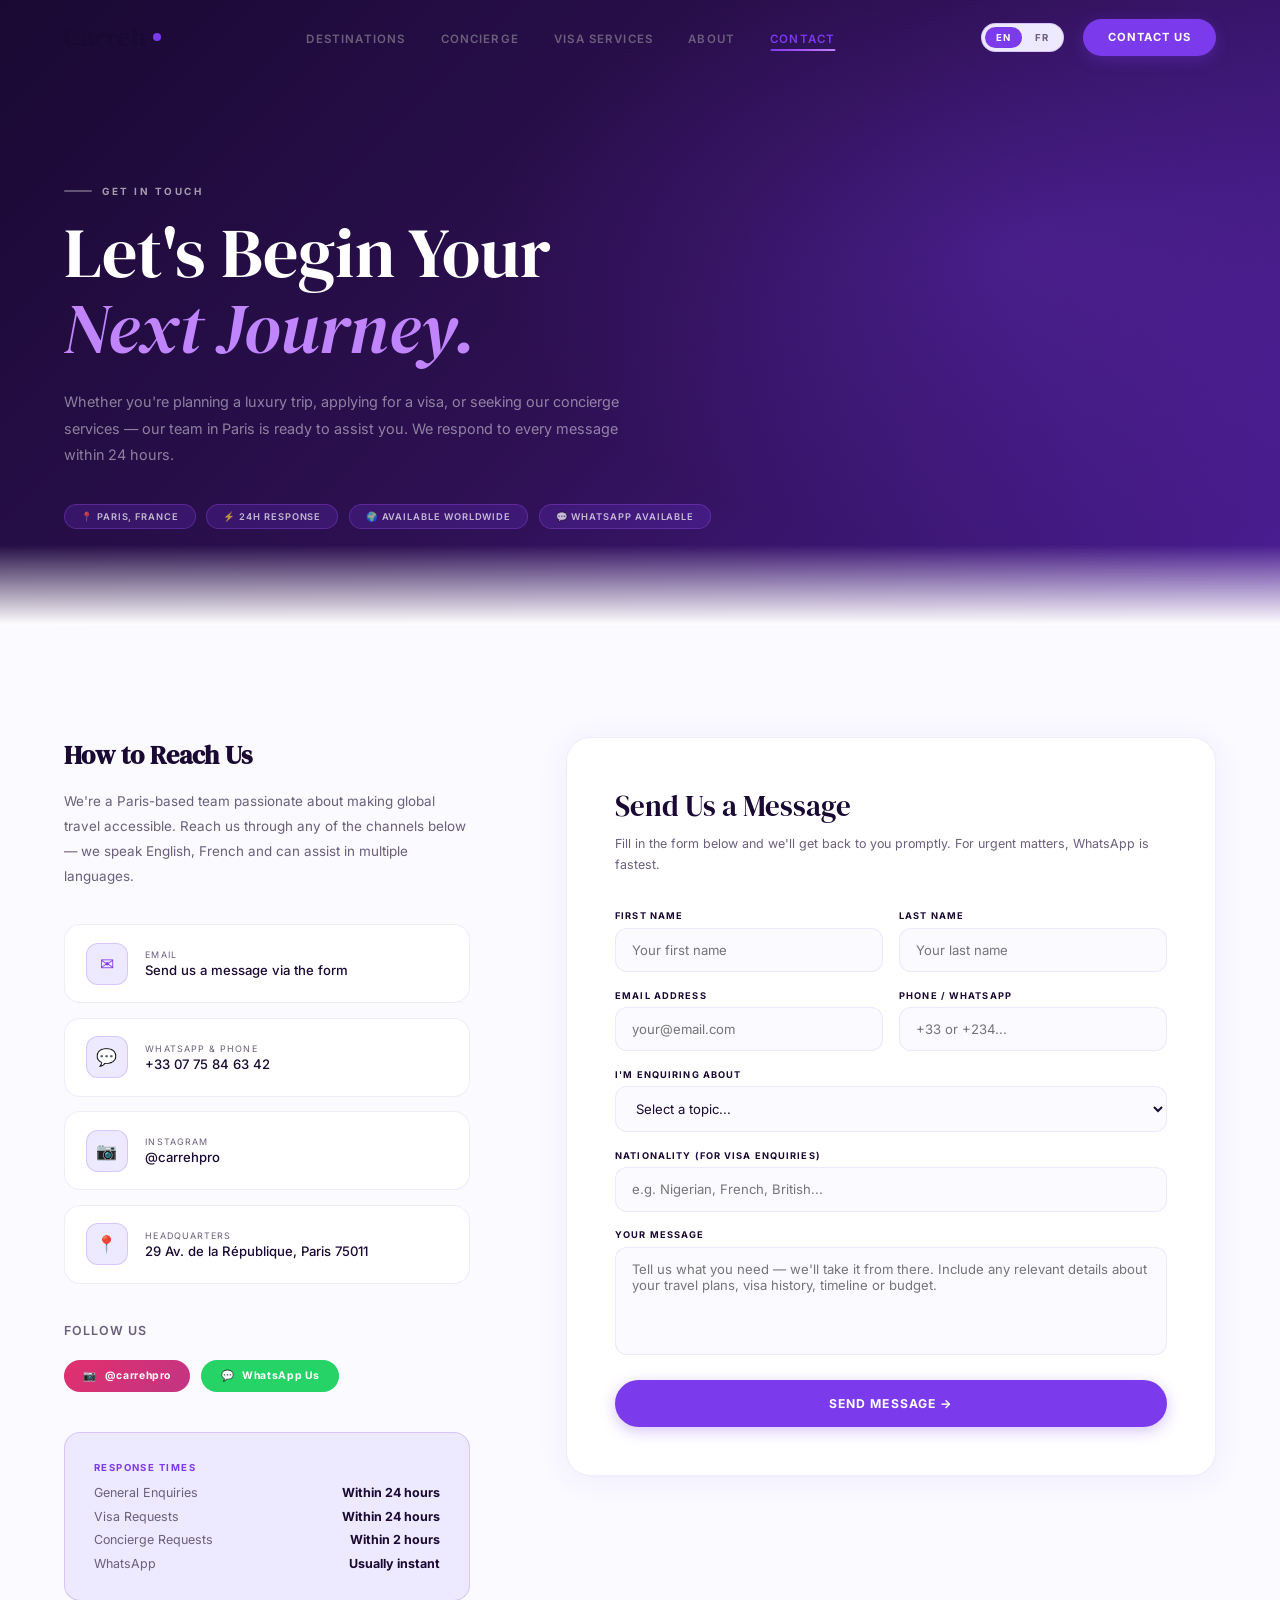
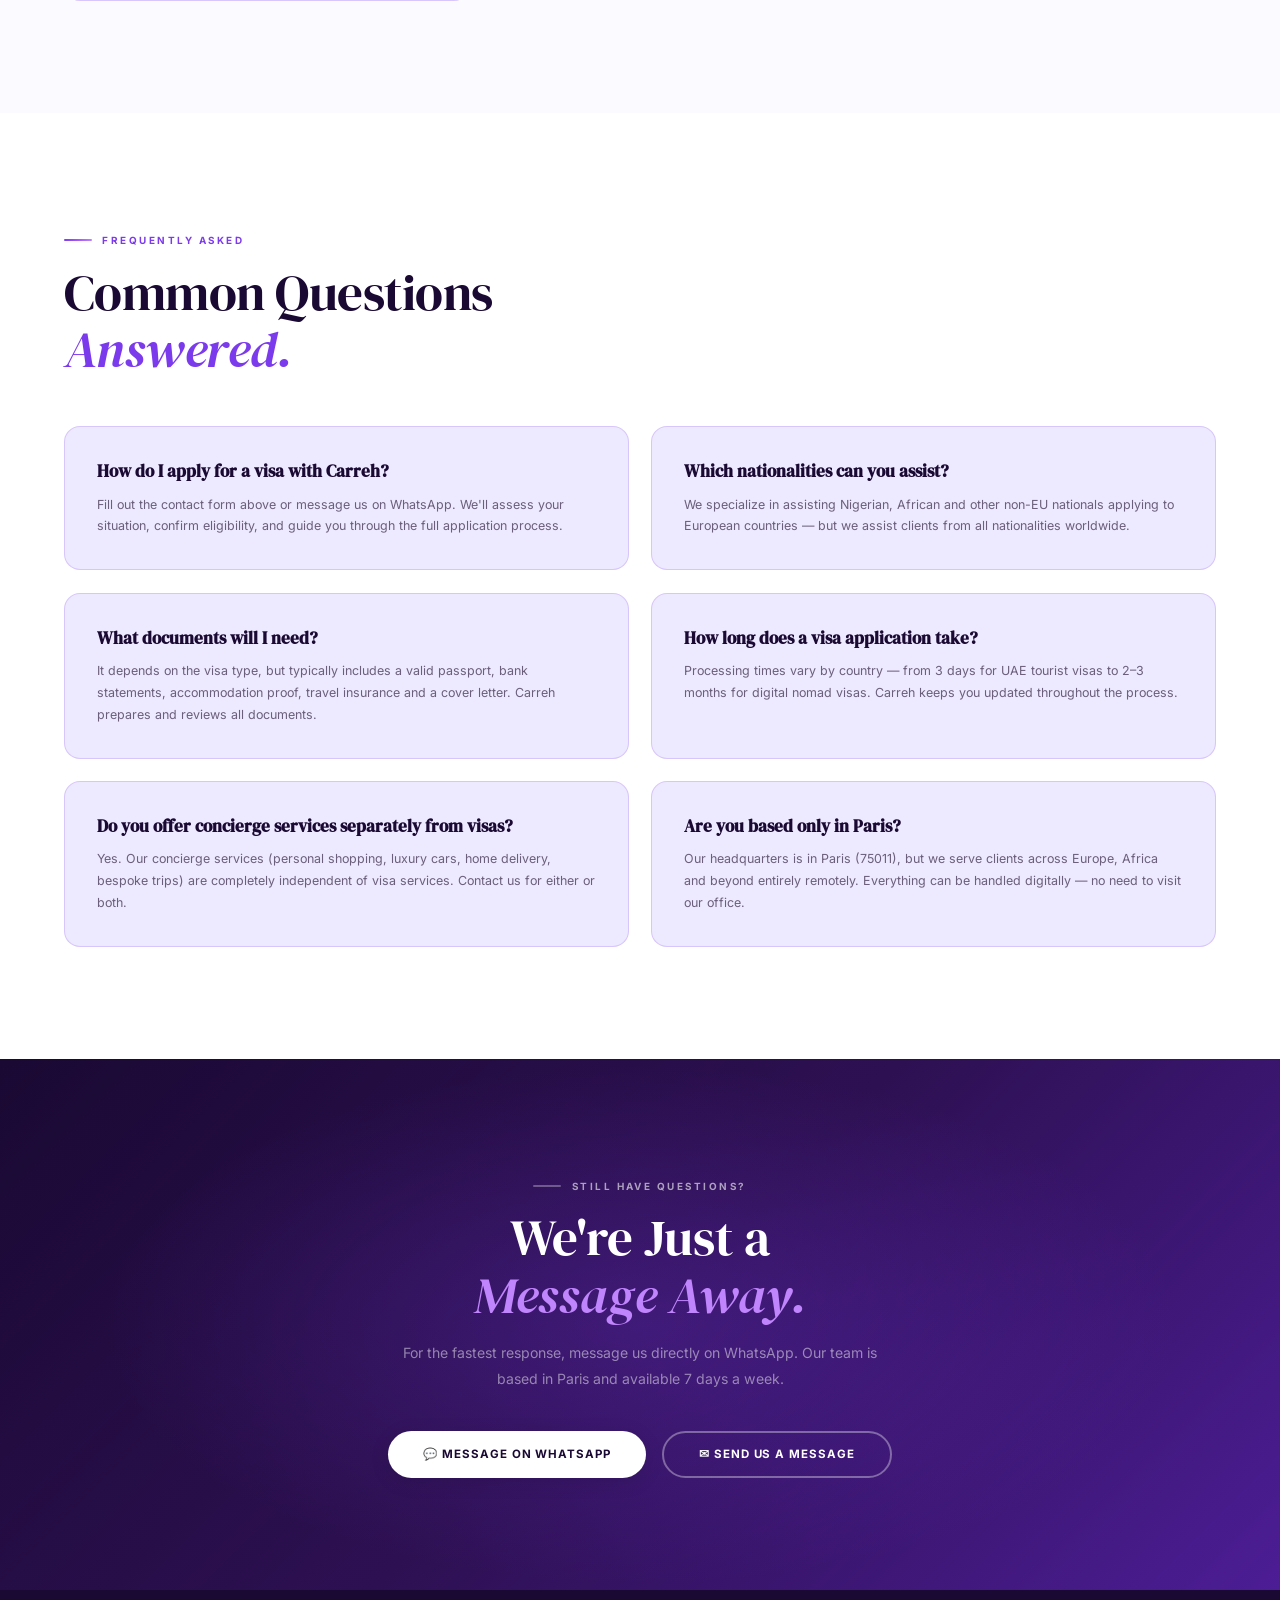
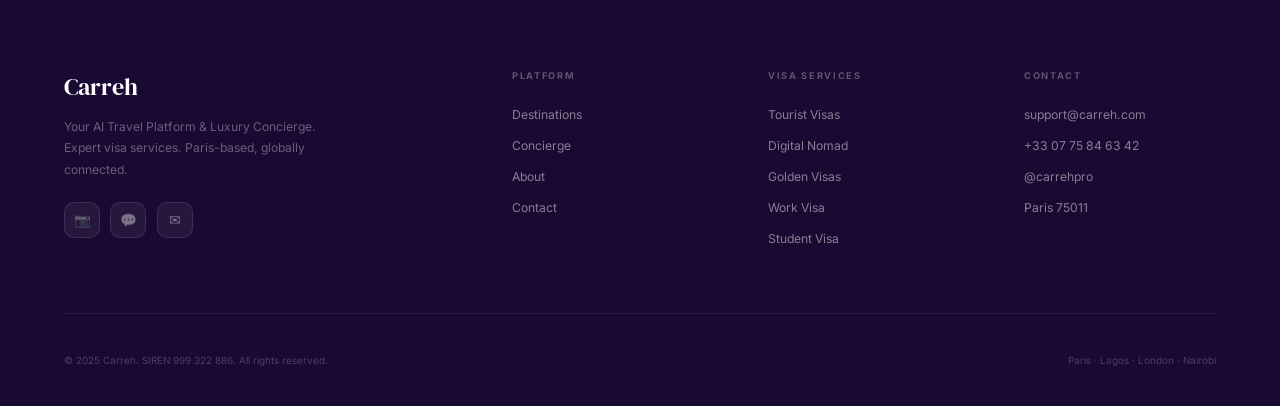
<file: contact.html>
<!DOCTYPE html>
<html lang="en">
<head>
<meta charset="UTF-8"/>
<meta name="viewport" content="width=device-width, initial-scale=1.0"/>
<meta name="description" content="Contact Carreh — Reach our team for travel planning, visa services, concierge enquiries or partnerships. Paris-based, always reachable."/>
<title>Contact — Carreh</title>
<link rel="preconnect" href="https://fonts.googleapis.com"/>
<link rel="preconnect" href="https://fonts.gstatic.com" crossorigin/>
<link href="https://fonts.googleapis.com/css2?family=DM+Serif+Display:ital@0;1&family=Inter:wght@300;400;500;600;700;800&display=swap" rel="stylesheet"/>
<link rel="stylesheet" href="styles.css"/>
</head>
<body>

<!-- NAV -->
<nav class="nav" id="mainNav">
  <a href="index.html" class="logo">Carreh<span class="logo-dot"></span></a>
  <ul class="nav-links">
    <li><a href="index.html#destinations">Destinations</a></li>
    <li><a href="index.html#concierge">Concierge</a></li>
    <li><a href="visas.html">Visa Services</a></li>
    <li><a href="index.html#about">About</a></li>
    <li><a href="contact.html" class="active">Contact</a></li>
  </ul>
  <div class="nav-r">
    <div class="lang-pill">
      <button class="lbtn active" id="btnEN" onclick="setLang('en')">EN</button>
      <button class="lbtn" id="btnFR" onclick="setLang('fr')">FR</button>
    </div>
    <a href="contact.html" class="nav-cta">Contact Us</a>
  </div>
</nav>

<!-- PAGE HERO -->
<section class="page-hero">
  <div class="ph-inner">
    <div class="eyebrow wh">Get In Touch</div>
    <h1>Let's Begin Your<br/><em>Next Journey.</em></h1>
    <p>Whether you're planning a luxury trip, applying for a visa, or seeking our concierge services — our team in Paris is ready to assist you. We respond to every message within 24 hours.</p>
    <div class="hero-tags">
      <span class="htag">📍 Paris, France</span>
      <span class="htag">⚡ 24h Response</span>
      <span class="htag">🌍 Available Worldwide</span>
      <span class="htag">💬 WhatsApp Available</span>
    </div>
  </div>
</section>

<!-- CONTACT MAIN -->
<section class="section" style="background:var(--off);">
  <div class="contact-layout">

    <!-- LEFT — Contact Info -->
    <div class="ci reveal">
      <h3>How to Reach Us</h3>
      <p>We're a Paris-based team passionate about making global travel accessible. Reach us through any of the channels below — we speak English, French and can assist in multiple languages.</p>

      <div class="c-links">
        <a href="#contactForm" class="c-link" onclick="document.querySelector('.cf-box').scrollIntoView({behavior:'smooth'});return false;">
          <div class="c-ico">✉</div>
          <div>
            <div class="c-lbl">Email</div>
            <div class="c-val">Send us a message via the form</div>
          </div>
        </a>
        <a href="https://wa.me/330775846342" target="_blank" class="c-link">
          <div class="c-ico">💬</div>
          <div>
            <div class="c-lbl">WhatsApp &amp; Phone</div>
            <div class="c-val">+33 07 75 84 63 42</div>
          </div>
        </a>
        <a href="https://instagram.com/carrehpro" target="_blank" class="c-link">
          <div class="c-ico">📷</div>
          <div>
            <div class="c-lbl">Instagram</div>
            <div class="c-val">@carrehpro</div>
          </div>
        </a>
        <div class="c-link" style="cursor:default;">
          <div class="c-ico">📍</div>
          <div>
            <div class="c-lbl">Headquarters</div>
            <div class="c-val">29 Av. de la République, Paris 75011</div>
          </div>
        </div>
      </div>

      <p style="font-size:.78rem;color:var(--muted);margin-bottom:1.1rem;font-weight:600;letter-spacing:.08em;text-transform:uppercase;">Follow Us</p>
      <div class="soc-row">
        <a href="https://instagram.com/carrehpro" target="_blank" class="soc-btn ig">
          <span>📷</span> @carrehpro
        </a>
        <a href="https://wa.me/330775846342" target="_blank" class="soc-btn wa">
          <span>💬</span> WhatsApp Us
        </a>
      </div>

      <div style="margin-top:2.5rem;padding:1.8rem;background:var(--lavender2);border:1px solid var(--border-p);border-radius:var(--radius);">
        <div style="font-size:.6rem;font-weight:700;letter-spacing:.15em;text-transform:uppercase;color:var(--purple);margin-bottom:.75rem;">Response Times</div>
        <div style="display:flex;flex-direction:column;gap:.55rem;">
          <div style="display:flex;justify-content:space-between;font-size:.78rem;"><span style="color:var(--muted);">General Enquiries</span><strong style="color:var(--deep);">Within 24 hours</strong></div>
          <div style="display:flex;justify-content:space-between;font-size:.78rem;"><span style="color:var(--muted);">Visa Requests</span><strong style="color:var(--deep);">Within 24 hours</strong></div>
          <div style="display:flex;justify-content:space-between;font-size:.78rem;"><span style="color:var(--muted);">Concierge Requests</span><strong style="color:var(--deep);">Within 2 hours</strong></div>
          <div style="display:flex;justify-content:space-between;font-size:.78rem;"><span style="color:var(--muted);">WhatsApp</span><strong style="color:var(--deep);">Usually instant</strong></div>
        </div>
      </div>
    </div>

    <!-- RIGHT — Contact Form -->
    <div class="cf-box reveal">
      <div class="cf-title" data-en="Send Us a Message" data-fr="Envoyez-Nous un Message">Send Us a Message</div>
      <div class="cf-sub" data-en="Fill in the form below and we'll get back to you promptly. For urgent matters, WhatsApp is fastest." data-fr="Remplissez le formulaire ci-dessous et nous vous répondrons rapidement. Pour les urgences, WhatsApp est le plus rapide.">Fill in the form below and we'll get back to you promptly. For urgent matters, WhatsApp is fastest.</div>

      <form id="contactForm" name="contact" method="POST" data-netlify="true" netlify-honeypot="bot-field" onsubmit="return submitContact(event)">
        <input type="hidden" name="form-name" value="contact"/>
        <p class="hidden" style="display:none;"><label>Don't fill this out: <input name="bot-field"/></label></p>
        <div class="frow">
          <div class="fg">
            <label data-en="First Name" data-fr="Prénom">First Name</label>
            <input type="text" name="firstName" placeholder="Your first name" data-en-ph="Your first name" data-fr-ph="Votre prénom" required/>
          </div>
          <div class="fg">
            <label data-en="Last Name" data-fr="Nom">Last Name</label>
            <input type="text" name="lastName" placeholder="Your last name" data-en-ph="Your last name" data-fr-ph="Votre nom" required/>
          </div>
        </div>
        <div class="frow">
          <div class="fg">
            <label data-en="Email Address" data-fr="Adresse Email">Email Address</label>
            <input type="email" name="email" placeholder="your@email.com" required/>
          </div>
          <div class="fg">
            <label data-en="Phone / WhatsApp" data-fr="Téléphone / WhatsApp">Phone / WhatsApp</label>
            <input type="tel" name="phone" placeholder="+33 or +234..."/>
          </div>
        </div>
        <div class="fg">
          <label data-en="I'm Enquiring About" data-fr="Je Me Renseigne Sur">I'm Enquiring About</label>
          <select name="subject" required>
            <option value="">Select a topic...</option>
            <option value="General Enquiry — Travel Platform">General Enquiry — Travel Platform</option>
            <option value="Visa Services — Tourist">Visa Services — Tourist Visa</option>
            <option value="Visa Services — Digital Nomad">Visa Services — Digital Nomad Visa</option>
            <option value="Visa Services — Golden Visa">Visa Services — Golden Visa</option>
            <option value="Visa Services — Work Permit">Visa Services — Work Permit</option>
            <option value="Visa Services — Student Visa">Visa Services — Student Visa</option>
            <option value="Visa Services — Family Reunification">Visa Services — Family Reunification</option>
            <option value="Concierge — Personal Shopping">Concierge — Personal Shopping Paris</option>
            <option value="Concierge — Home Delivery">Concierge — Luxury Home Delivery</option>
            <option value="Concierge — Luxury Car Rental">Concierge — Luxury Car Rental</option>
            <option value="Concierge — Bespoke Trip">Concierge — Bespoke Trip Planning</option>
            <option value="Partnership / Affiliate">Partnership / Affiliate</option>
            <option value="Investor Enquiry">Investor Enquiry</option>
            <option value="Press / Media">Press / Media</option>
            <option value="Other">Other</option>
          </select>
        </div>
        <div class="fg">
          <label data-en="Nationality" data-fr="Nationalité">Nationality (for visa enquiries)</label>
          <input type="text" name="nationality" placeholder="e.g. Nigerian, French, British..."/>
        </div>
        <div class="fg">
          <label data-en="Your Message" data-fr="Votre Message">Your Message</label>
          <textarea name="message" rows="5" placeholder="Tell us what you need — we'll take it from there. Include any relevant details about your travel plans, visa history, timeline or budget." data-en-ph="Tell us what you need — we'll take it from there." data-fr-ph="Dites-nous ce dont vous avez besoin." required></textarea>
        </div>
        <button type="submit" class="fsub" data-en="Send Message →" data-fr="Envoyer →">Send Message →</button>
      </form>

      <div class="form-ok" id="contactOk">
        <div class="ok-ico">✅</div>
        <h4>Message Sent!</h4>
        <p>Thank you for reaching out! Your message has been received and our team will get back to you within 24 hours. You can also reach us directly on WhatsApp for faster response.</p>
        <div style="margin-top:1.5rem;">
          <a href="https://wa.me/330775846342" target="_blank" class="btn btn-purple">Continue on WhatsApp →</a>
        </div>
      </div>
    </div>

  </div>
</section>

<!-- FAQ SECTION -->
<section class="section">
  <div class="eyebrow reveal">Frequently Asked</div>
  <h2 class="disp reveal" style="margin-bottom:3rem;">Common Questions<br/><em>Answered.</em></h2>
  <div style="display:grid;grid-template-columns:1fr 1fr;gap:1.4rem;" class="reveal">
    <div style="background:var(--lavender2);border:1px solid var(--border-p);border-radius:var(--radius);padding:2rem;">
      <h4 style="font-family:'DM Serif Display',serif;font-size:1.08rem;color:var(--deep);margin-bottom:.65rem;">How do I apply for a visa with Carreh?</h4>
      <p style="font-size:.78rem;color:var(--muted);line-height:1.75;">Fill out the contact form above or message us on WhatsApp. We'll assess your situation, confirm eligibility, and guide you through the full application process.</p>
    </div>
    <div style="background:var(--lavender2);border:1px solid var(--border-p);border-radius:var(--radius);padding:2rem;">
      <h4 style="font-family:'DM Serif Display',serif;font-size:1.08rem;color:var(--deep);margin-bottom:.65rem;">Which nationalities can you assist?</h4>
      <p style="font-size:.78rem;color:var(--muted);line-height:1.75;">We specialize in assisting Nigerian, African and other non-EU nationals applying to European countries — but we assist clients from all nationalities worldwide.</p>
    </div>
    <div style="background:var(--lavender2);border:1px solid var(--border-p);border-radius:var(--radius);padding:2rem;">
      <h4 style="font-family:'DM Serif Display',serif;font-size:1.08rem;color:var(--deep);margin-bottom:.65rem;">What documents will I need?</h4>
      <p style="font-size:.78rem;color:var(--muted);line-height:1.75;">It depends on the visa type, but typically includes a valid passport, bank statements, accommodation proof, travel insurance and a cover letter. Carreh prepares and reviews all documents.</p>
    </div>
    <div style="background:var(--lavender2);border:1px solid var(--border-p);border-radius:var(--radius);padding:2rem;">
      <h4 style="font-family:'DM Serif Display',serif;font-size:1.08rem;color:var(--deep);margin-bottom:.65rem;">How long does a visa application take?</h4>
      <p style="font-size:.78rem;color:var(--muted);line-height:1.75;">Processing times vary by country — from 3 days for UAE tourist visas to 2–3 months for digital nomad visas. Carreh keeps you updated throughout the process.</p>
    </div>
    <div style="background:var(--lavender2);border:1px solid var(--border-p);border-radius:var(--radius);padding:2rem;">
      <h4 style="font-family:'DM Serif Display',serif;font-size:1.08rem;color:var(--deep);margin-bottom:.65rem;">Do you offer concierge services separately from visas?</h4>
      <p style="font-size:.78rem;color:var(--muted);line-height:1.75;">Yes. Our concierge services (personal shopping, luxury cars, home delivery, bespoke trips) are completely independent of visa services. Contact us for either or both.</p>
    </div>
    <div style="background:var(--lavender2);border:1px solid var(--border-p);border-radius:var(--radius);padding:2rem;">
      <h4 style="font-family:'DM Serif Display',serif;font-size:1.08rem;color:var(--deep);margin-bottom:.65rem;">Are you based only in Paris?</h4>
      <p style="font-size:.78rem;color:var(--muted);line-height:1.75;">Our headquarters is in Paris (75011), but we serve clients across Europe, Africa and beyond entirely remotely. Everything can be handled digitally — no need to visit our office.</p>
    </div>
  </div>
</section>

<!-- CTA -->
<section class="cta-sec">
  <div class="eyebrow wh reveal">Still Have Questions?</div>
  <h2 class="reveal">We're Just a<br/><em>Message Away.</em></h2>
  <p class="reveal">For the fastest response, message us directly on WhatsApp. Our team is based in Paris and available 7 days a week.</p>
  <div class="cta-row reveal">
    <a href="https://wa.me/330775846342" target="_blank" class="btn btn-white">💬 Message on WhatsApp</a>
    <a href="#contactForm" class="btn btn-outline-wh" onclick="document.getElementById('contactForm').scrollIntoView({behavior:'smooth'});return false;">✉ Send Us a Message</a>
  </div>
</section>

<!-- FOOTER -->
<footer>
  <div class="ft">
    <div>
      <a href="index.html" class="flogo">Carreh</a>
      <p class="ftag">Your AI Travel Platform &amp; Luxury Concierge. Expert visa services. Paris-based, globally connected.</p>
      <div class="fsoc">
        <a href="https://instagram.com/carrehpro" target="_blank" class="fsoc-a">📷</a>
        <a href="https://wa.me/330775846342" target="_blank" class="fsoc-a">💬</a>
        <a href="mailto:support@carreh.com" class="fsoc-a">✉</a>
      </div>
    </div>
    <div class="fc"><h4>Platform</h4><ul><li><a href="index.html#destinations">Destinations</a></li><li><a href="index.html#concierge">Concierge</a></li><li><a href="index.html#about">About</a></li><li><a href="contact.html">Contact</a></li></ul></div>
    <div class="fc"><h4>Visa Services</h4><ul><li><a href="visas.html#tourist">Tourist Visas</a></li><li><a href="visas.html#nomad">Digital Nomad</a></li><li><a href="visas.html#golden">Golden Visas</a></li><li><a href="visas.html#work">Work Visa</a></li><li><a href="visas.html#student">Student Visa</a></li></ul></div>
    <div class="fc"><h4>Contact</h4><ul><li><a href="mailto:support@carreh.com">support@carreh.com</a></li><li><a href="https://wa.me/330775846342">+33 07 75 84 63 42</a></li><li><a href="https://instagram.com/carrehpro">@carrehpro</a></li><li><a href="#">Paris 75011</a></li></ul></div>
  </div>
  <div class="fb">
    <span class="fb-copy">© 2025 Carreh. SIREN 999 322 886. All rights reserved.</span>
    <span class="fb-copy">Paris · Lagos · London · Nairobi</span>
  </div>
</footer>

<script src="main.js"></script>
</body>
</html>
</file>
<file: styles.css>
/* ═══════════════════════════════════════════
   CARREH — Purple & White Premium Design System
   ═══════════════════════════════════════════ */
@import url('https://fonts.googleapis.com/css2?family=DM+Serif+Display:ital@0;1&family=Inter:wght@300;400;500;600;700;800&display=swap');
*,*::before,*::after{box-sizing:border-box;margin:0;padding:0;}
:root{
  --white:#FFFFFF;--off:#FAFAFF;--pale:#F3EEFF;
  --deep:#1A0933;--deep2:#2D1052;
  --purple:#7C3AED;--purple2:#6D28D9;--purple-lt:#A78BFA;
  --lavender:#DDD6FE;--lavender2:#EDE9FE;
  --violet:#8B5CF6;--fuchsia:#C084FC;
  --text:#1A0933;--muted:#6B5F7B;
  --border:rgba(124,58,237,0.1);--border-p:rgba(124,58,237,0.2);
  --sh:0 4px 30px rgba(124,58,237,0.08);
  --sh-lg:0 12px 50px rgba(124,58,237,0.12);
  --sh-xl:0 24px 80px rgba(26,9,51,0.18);
  --grad:linear-gradient(135deg,#7C3AED 0%,#A855F7 50%,#C084FC 100%);
  --grad-dark:linear-gradient(135deg,#1A0933 0%,#2D1052 50%,#4C1D95 100%);
  --radius:16px;
  --radius-lg:24px;
}
html{scroll-behavior:smooth;}
body{background:var(--white);color:var(--text);font-family:'Inter',sans-serif;font-weight:400;overflow-x:hidden;-webkit-font-smoothing:antialiased;}

/* ═══ NAV ═══ */
.nav{position:fixed;top:0;left:0;right:0;z-index:600;display:flex;justify-content:space-between;align-items:center;padding:1.2rem 4rem;transition:all .4s;}
.nav.scrolled{background:rgba(255,255,255,.95);backdrop-filter:blur(24px);box-shadow:0 1px 20px rgba(124,58,237,.08);padding:.85rem 4rem;}
.logo{font-family:'DM Serif Display',serif;font-weight:400;font-size:1.65rem;letter-spacing:.02em;color:var(--deep);text-decoration:none;display:flex;align-items:center;gap:.4rem;}
.logo.wh{color:#fff;}
.logo-dot{width:8px;height:8px;background:var(--purple);border-radius:50%;display:inline-block;animation:pulse 2s ease infinite;}
@keyframes pulse{0%,100%{opacity:1;box-shadow:0 0 0 0 rgba(124,58,237,.4);}50%{opacity:.8;box-shadow:0 0 0 8px rgba(124,58,237,0);}}
.nav-links{display:flex;gap:2.2rem;list-style:none;}
.nav-links a{text-decoration:none;color:var(--muted);font-size:.72rem;font-weight:600;letter-spacing:.1em;text-transform:uppercase;transition:color .25s;position:relative;padding-bottom:.3rem;}
.nav-links a::after{content:'';position:absolute;bottom:0;left:50%;width:0;height:2px;background:var(--grad);border-radius:2px;transition:all .3s;transform:translateX(-50%);}
.nav-links a:hover{color:var(--purple);}
.nav-links a:hover::after,.nav-links a.active::after{width:100%;}
.nav-links a.active{color:var(--purple);}
.nav-r{display:flex;align-items:center;gap:1.2rem;}
.lang-pill{display:flex;align-items:center;background:var(--lavender2);border:1px solid var(--border-p);border-radius:100px;padding:3px;gap:2px;}
.lbtn{font-family:'Inter',sans-serif;font-size:.6rem;font-weight:700;letter-spacing:.07em;padding:.3rem .7rem;border:none;background:transparent;color:var(--muted);cursor:pointer;border-radius:100px;transition:all .22s;}
.lbtn.active{background:var(--purple);color:#fff;}
.nav-cta{font-family:'Inter',sans-serif;font-size:.7rem;font-weight:700;letter-spacing:.08em;text-transform:uppercase;padding:.7rem 1.6rem;background:var(--purple);color:#fff;text-decoration:none;border-radius:100px;transition:all .3s;box-shadow:0 4px 15px rgba(124,58,237,.3);}
.nav-cta:hover{background:var(--deep);transform:translateY(-2px);box-shadow:0 6px 20px rgba(26,9,51,.3);}

/* ═══ UTILS ═══ */
.section{padding:7rem 4rem;}.section-sm{padding:5rem 4rem;}
.eyebrow{font-family:'Inter',sans-serif;font-size:.62rem;font-weight:700;letter-spacing:.25em;text-transform:uppercase;color:var(--purple);display:inline-flex;align-items:center;gap:.65rem;margin-bottom:1.1rem;}
.eyebrow::before{content:'';width:28px;height:2px;background:var(--grad);border-radius:2px;}
.eyebrow.wh{color:rgba(255,255,255,.6);}
.eyebrow.wh::before{background:rgba(255,255,255,.3);}
h2.disp{font-family:'DM Serif Display',serif;font-size:clamp(2.2rem,4vw,3.4rem);font-weight:400;line-height:1.12;letter-spacing:-.01em;color:var(--deep);}
h2.disp em{font-style:italic;color:var(--purple);}
h2.disp.wh{color:#fff;}
h2.disp.wh em{color:var(--fuchsia);}
.reveal{opacity:0;transform:translateY(30px);transition:opacity .7s ease,transform .7s ease;}
.reveal.visible{opacity:1;transform:translateY(0);}
.btn{display:inline-flex;align-items:center;gap:.55rem;font-family:'Inter',sans-serif;font-size:.72rem;font-weight:700;letter-spacing:.08em;text-transform:uppercase;padding:.9rem 2.2rem;text-decoration:none;border-radius:100px;border:none;cursor:pointer;transition:all .3s;}
.btn-purple{background:var(--purple);color:#fff;box-shadow:0 4px 20px rgba(124,58,237,.35);}
.btn-purple:hover{background:var(--deep);transform:translateY(-2px);box-shadow:0 8px 30px rgba(26,9,51,.3);}
.btn-blue{background:var(--purple);color:#fff;box-shadow:0 4px 20px rgba(124,58,237,.35);}
.btn-blue:hover{background:var(--deep);transform:translateY(-2px);box-shadow:0 8px 30px rgba(26,9,51,.3);}
.btn-white{background:#fff;color:var(--deep);box-shadow:0 4px 20px rgba(0,0,0,.1);}
.btn-white:hover{background:var(--pale);color:var(--purple);transform:translateY(-2px);}
.btn-outline{background:transparent;color:var(--deep);border:2px solid var(--deep);}
.btn-outline:hover{background:var(--deep);color:#fff;}
.btn-outline-wh{background:transparent;color:#fff;border:2px solid rgba(255,255,255,.35);}
.btn-outline-wh:hover{border-color:#fff;background:rgba(255,255,255,.1);}

/* ═══ HERO — Full width gradient ═══ */
.hero{min-height:100vh;position:relative;overflow:hidden;display:flex;align-items:center;background:var(--white);}
.hero-bg{position:absolute;inset:0;z-index:0;}
.hero-bg-shape1{position:absolute;top:-20%;right:-10%;width:700px;height:700px;border-radius:50%;background:radial-gradient(circle,rgba(124,58,237,.12) 0%,transparent 70%);animation:float1 15s ease-in-out infinite;}
.hero-bg-shape2{position:absolute;bottom:-15%;left:-5%;width:500px;height:500px;border-radius:50%;background:radial-gradient(circle,rgba(192,132,252,.1) 0%,transparent 70%);animation:float2 18s ease-in-out infinite;}
.hero-bg-shape3{position:absolute;top:20%;left:40%;width:300px;height:300px;border-radius:50%;background:radial-gradient(circle,rgba(139,92,246,.08) 0%,transparent 70%);animation:float3 12s ease-in-out infinite;}
@keyframes float1{0%,100%{transform:translate(0,0);}50%{transform:translate(-40px,30px);}}
@keyframes float2{0%,100%{transform:translate(0,0);}50%{transform:translate(30px,-25px);}}
@keyframes float3{0%,100%{transform:translate(0,0);}50%{transform:translate(-20px,-20px);}}
.hero-content{position:relative;z-index:1;display:grid;grid-template-columns:1fr 1fr;gap:4rem;align-items:center;width:100%;padding:8rem 4rem 6rem;}
.hero-l{max-width:600px;}
.hero-kicker{display:inline-flex;align-items:center;gap:.6rem;font-size:.6rem;font-weight:700;letter-spacing:.2em;text-transform:uppercase;color:var(--purple);margin-bottom:2rem;padding:.5rem 1.2rem;background:var(--lavender2);border:1px solid var(--border-p);border-radius:100px;opacity:0;animation:fadeUp .8s .1s forwards;}
.hero h1{font-family:'DM Serif Display',serif;font-size:clamp(3.2rem,5.5vw,5.5rem);font-weight:400;line-height:1.05;letter-spacing:-.02em;color:var(--deep);margin-bottom:2rem;opacity:0;animation:fadeUp .9s .25s forwards;}
.hero h1 strong{display:block;font-weight:400;}
.hero h1 em{display:block;font-style:italic;color:var(--purple);}
.hero-sub{font-size:.92rem;line-height:1.9;color:var(--muted);max-width:440px;margin-bottom:2.5rem;opacity:0;animation:fadeUp .9s .4s forwards;}
.hero-btns{display:flex;align-items:center;gap:1rem;flex-wrap:wrap;opacity:0;animation:fadeUp .9s .55s forwards;}
.hero-stats{display:flex;gap:3rem;margin-top:4rem;padding-top:3rem;border-top:1px solid var(--border);opacity:0;animation:fadeUp .9s .72s forwards;}
.hstat-n{font-family:'DM Serif Display',serif;font-size:2.4rem;font-weight:400;color:var(--deep);line-height:1;}
.hstat-n span{color:var(--purple);}
.hstat-l{font-size:.6rem;color:var(--muted);margin-top:.3rem;letter-spacing:.08em;text-transform:uppercase;}
.hero-r{position:relative;display:flex;justify-content:center;align-items:center;opacity:0;animation:fadeUp .9s .5s forwards;}
.hero-visual{position:relative;width:100%;max-width:520px;}
.hero-img-main{width:100%;border-radius:var(--radius-lg);overflow:hidden;box-shadow:var(--sh-xl);position:relative;}
.hero-img-main img{width:100%;height:400px;object-fit:cover;display:block;}
.hero-img-main::after{content:'';position:absolute;inset:0;background:linear-gradient(135deg,rgba(124,58,237,.15) 0%,transparent 60%);border-radius:var(--radius-lg);}
.hero-float1{position:absolute;bottom:-1.5rem;left:-2rem;z-index:2;background:#fff;border-radius:var(--radius);padding:1.2rem 1.6rem;box-shadow:var(--sh-lg);animation:flt 5s ease-in-out infinite;}
.hero-float2{position:absolute;top:-1rem;right:-1.5rem;z-index:2;background:var(--grad);border-radius:var(--radius);padding:1rem 1.4rem;box-shadow:0 12px 40px rgba(124,58,237,.35);animation:flt 4s 1.5s ease-in-out infinite;}
@keyframes flt{0%,100%{transform:translateY(0);}50%{transform:translateY(-10px);}}
.hf-ico{font-size:1.4rem;margin-bottom:.4rem;}
.hf-val{font-family:'DM Serif Display',serif;font-size:1.3rem;color:var(--deep);line-height:1;}
.hf-sub{font-size:.58rem;color:var(--muted);margin-top:.2rem;text-transform:uppercase;letter-spacing:.08em;}
.hf2-l{font-size:.56rem;letter-spacing:.14em;text-transform:uppercase;color:rgba(255,255,255,.7);margin-bottom:.3rem;}
.hf2-v{font-family:'Inter',sans-serif;font-size:.82rem;font-weight:700;color:#fff;}
@keyframes fadeUp{from{opacity:0;transform:translateY(24px);}to{opacity:1;transform:translateY(0);}}

/* ═══ MARQUEE ═══ */
.mq-wrap{border-top:1px solid var(--border);border-bottom:1px solid var(--border);background:var(--lavender2);padding:.85rem 0;overflow:hidden;}
.mq-track{display:flex;white-space:nowrap;animation:marq 30s linear infinite;}
.mq-track span{font-family:'Inter',sans-serif;font-size:.62rem;font-weight:600;letter-spacing:.14em;text-transform:uppercase;color:var(--muted);padding:0 2.5rem;}
.mq-track .ac{color:var(--purple);font-weight:800;}
@keyframes marq{from{transform:translateX(0);}to{transform:translateX(-50%);}}

/* ═══ SERVICES STRIP ═══ */
.srv-strip{display:grid;grid-template-columns:repeat(4,1fr);margin:-3rem 4rem 0;position:relative;z-index:10;gap:1.2rem;}
.srv{background:#fff;padding:2.2rem 1.8rem;text-decoration:none;display:block;position:relative;border:1px solid var(--border);border-radius:var(--radius);transition:all .35s;box-shadow:var(--sh);}
.srv:hover{transform:translateY(-6px);box-shadow:var(--sh-lg);border-color:var(--border-p);}
.srv::before{content:'';position:absolute;top:0;left:1.5rem;right:1.5rem;height:3px;background:var(--grad);border-radius:0 0 3px 3px;opacity:0;transition:opacity .35s;}
.srv:hover::before{opacity:1;}
.srv-ico{font-size:2rem;margin-bottom:1rem;display:block;}
.srv h3{font-family:'DM Serif Display',serif;font-size:1.08rem;color:var(--deep);margin-bottom:.4rem;}
.srv p{font-size:.72rem;line-height:1.65;color:var(--muted);margin-bottom:1rem;}
.srv-arr{font-size:.65rem;color:var(--purple);font-weight:700;letter-spacing:.06em;text-transform:uppercase;display:flex;align-items:center;gap:.4rem;transition:gap .3s;}
.srv:hover .srv-arr{gap:.85rem;}

/* ═══ ABOUT ═══ */
.about-grid{display:grid;grid-template-columns:1fr 1fr;gap:6rem;align-items:center;}
.about-img{position:relative;border-radius:var(--radius-lg);overflow:hidden;height:520px;}
.about-img img{width:100%;height:100%;object-fit:cover;}
.about-img::after{content:'';position:absolute;inset:0;background:linear-gradient(135deg,rgba(124,58,237,.18),transparent 60%);}
.ab-badge{position:absolute;bottom:2rem;left:2rem;background:#fff;border-radius:var(--radius);padding:1.2rem 1.5rem;box-shadow:var(--sh-xl);z-index:1;}
.ab-num{font-family:'DM Serif Display',serif;font-size:2.4rem;color:var(--purple);line-height:1;}
.ab-txt{font-size:.62rem;color:var(--muted);margin-top:.25rem;text-transform:uppercase;letter-spacing:.08em;}
.about-txt p{font-size:.86rem;line-height:1.9;color:var(--muted);margin-bottom:1.3rem;}
.about-txt p strong{color:var(--deep);font-weight:600;}
.pills{display:flex;gap:.55rem;flex-wrap:wrap;margin-top:2rem;}
.pill{font-family:'Inter',sans-serif;font-size:.6rem;font-weight:600;letter-spacing:.06em;padding:.4rem 1rem;border-radius:100px;background:var(--lavender2);border:1px solid var(--border-p);color:var(--purple);}

/* ═══ DESTINATIONS ═══ */
.dest-grid{display:grid;grid-template-columns:repeat(4,1fr);gap:14px;margin-top:3.5rem;}
.dc{position:relative;border-radius:var(--radius);overflow:hidden;height:300px;cursor:pointer;}
.dc:first-child{grid-column:span 2;}
.dc img{width:100%;height:100%;object-fit:cover;filter:brightness(.55) saturate(.9);transition:transform .7s,filter .5s;}
.dc:hover img{transform:scale(1.06);filter:brightness(.4);}
.dc-info{position:absolute;inset:0;padding:1.5rem;display:flex;flex-direction:column;justify-content:flex-end;background:linear-gradient(to top,rgba(26,9,51,.85) 0%,transparent 55%);}
.dc-city{font-family:'DM Serif Display',serif;font-size:1.35rem;color:#fff;}
.dc-ctry{font-size:.6rem;color:rgba(255,255,255,.5);margin-top:.2rem;letter-spacing:.08em;text-transform:uppercase;}
.dc-lbl{position:absolute;top:.9rem;left:.9rem;font-family:'Inter',sans-serif;font-size:.5rem;font-weight:700;letter-spacing:.1em;text-transform:uppercase;background:rgba(124,58,237,.7);backdrop-filter:blur(10px);border:1px solid rgba(255,255,255,.2);color:#fff;padding:.25rem .7rem;border-radius:100px;}

/* ═══ CONCIERGE CARDS ═══ */
.con-grid{display:grid;grid-template-columns:repeat(4,1fr);gap:1.4rem;margin-top:3.5rem;}
.con-card{background:#fff;border:1px solid var(--border);border-radius:var(--radius);overflow:hidden;transition:transform .3s,box-shadow .3s,border-color .3s;}
.con-card:hover{transform:translateY(-8px);box-shadow:var(--sh-xl);border-color:var(--border-p);}
.con-img{height:180px;overflow:hidden;}
.con-img img{width:100%;height:100%;object-fit:cover;filter:brightness(.7);transition:transform .6s;}
.con-card:hover .con-img img{transform:scale(1.08);}
.con-body{padding:1.6rem;}
.con-tag{font-family:'Inter',sans-serif;font-size:.55rem;font-weight:700;letter-spacing:.12em;text-transform:uppercase;color:var(--purple);margin-bottom:.65rem;}
.con-body h3{font-family:'DM Serif Display',serif;font-size:1.1rem;color:var(--deep);margin-bottom:.5rem;line-height:1.25;}
.con-body p{font-size:.74rem;line-height:1.7;color:var(--muted);margin-bottom:1rem;}
.con-link{display:inline-flex;align-items:center;gap:.4rem;font-size:.65rem;font-weight:700;color:var(--purple);text-decoration:none;letter-spacing:.06em;text-transform:uppercase;transition:gap .3s;}
.con-link:hover{gap:.8rem;}

/* ═══ VISA PREVIEW STRIP ═══ */
.visa-strip{background:var(--grad-dark);}
.visa-cats{display:grid;grid-template-columns:repeat(3,1fr);gap:1.4rem;margin-top:3.5rem;}
.vcat{background:rgba(255,255,255,.05);border:1px solid rgba(255,255,255,.1);border-radius:var(--radius);padding:2.2rem 1.8rem;text-decoration:none;display:block;transition:all .35s;}
.vcat:hover{background:rgba(124,58,237,.2);border-color:rgba(168,85,247,.4);transform:translateY(-4px);}
.vcat-ico{font-size:2rem;margin-bottom:1rem;display:block;}
.vcat h3{font-family:'DM Serif Display',serif;font-size:1.15rem;color:#fff;margin-bottom:.45rem;}
.vcat p{font-size:.74rem;line-height:1.65;color:rgba(255,255,255,.45);margin-bottom:.85rem;}
.vcat .ctrs{font-size:.58rem;color:var(--fuchsia);letter-spacing:.08em;text-transform:uppercase;font-weight:600;}

/* ═══ TRUST ═══ */
.trust{background:var(--lavender2);border-top:1px solid var(--border-p);border-bottom:1px solid var(--border-p);padding:3.5rem 4rem;display:grid;grid-template-columns:repeat(4,1fr);gap:3rem;text-align:center;}
.tr-n{font-family:'DM Serif Display',serif;font-size:2.8rem;color:var(--purple);line-height:1;}
.tr-l{font-size:.65rem;color:var(--muted);margin-top:.35rem;letter-spacing:.07em;text-transform:uppercase;}

/* ═══ CTA ═══ */
.cta-sec{background:var(--grad-dark);padding:7rem 4rem;text-align:center;position:relative;overflow:hidden;}
.cta-sec::before{content:'';position:absolute;inset:0;background:radial-gradient(ellipse 60% 70% at 50% 50%,rgba(124,58,237,.25) 0%,transparent 70%);}
.cta-sec>*{position:relative;z-index:1;}
.cta-sec h2{font-family:'DM Serif Display',serif;font-size:clamp(2.4rem,4vw,3.4rem);font-weight:400;color:#fff;margin-bottom:1rem;line-height:1.12;}
.cta-sec h2 em{font-style:italic;color:var(--fuchsia);}
.cta-sec p{font-size:.88rem;color:rgba(255,255,255,.48);margin-bottom:2.5rem;max-width:480px;margin-left:auto;margin-right:auto;line-height:1.8;}
.cta-row{display:flex;gap:1rem;justify-content:center;flex-wrap:wrap;}

/* ═══ PAGE HERO ═══ */
.page-hero{background:var(--grad-dark);padding:11rem 4rem 6rem;position:relative;overflow:hidden;}
.page-hero::before{content:'';position:absolute;inset:0;background:radial-gradient(ellipse 70% 80% at 80% 40%,rgba(124,58,237,.25) 0%,transparent 60%);}
.page-hero::after{content:'';position:absolute;bottom:0;left:0;right:0;height:80px;background:linear-gradient(to top,var(--white),transparent);}
.ph-inner{position:relative;z-index:1;max-width:820px;}
.page-hero h1{font-family:'DM Serif Display',serif;font-size:clamp(2.8rem,5.5vw,5.2rem);font-weight:400;line-height:1.08;color:#fff;margin-bottom:1.4rem;}
.page-hero h1 em{font-style:italic;color:var(--fuchsia);}
.page-hero p{font-size:.9rem;line-height:1.85;color:rgba(255,255,255,.48);max-width:560px;margin-bottom:2.2rem;}
.hero-tags{display:flex;gap:.65rem;flex-wrap:wrap;}
.htag{font-size:.58rem;font-weight:600;letter-spacing:.1em;text-transform:uppercase;padding:.38rem 1rem;border-radius:100px;background:rgba(124,58,237,.2);border:1px solid rgba(168,85,247,.3);color:rgba(255,255,255,.7);}

/* ═══ VISA PAGE ═══ */
.visa-nav{position:sticky;top:64px;z-index:100;background:rgba(255,255,255,.95);backdrop-filter:blur(20px);border-bottom:1px solid var(--border);padding:0 4rem;display:flex;gap:0;overflow-x:auto;scrollbar-width:none;}
.visa-nav::-webkit-scrollbar{display:none;}
.vntab{font-family:'Inter',sans-serif;font-size:.68rem;font-weight:600;letter-spacing:.08em;text-transform:uppercase;padding:1.05rem 1.5rem;border:none;background:transparent;color:var(--muted);cursor:pointer;border-bottom:2px solid transparent;white-space:nowrap;transition:all .25s;position:relative;}
.vntab:hover{color:var(--deep);}
.vntab.active{color:var(--purple);border-bottom-color:var(--purple);}
.vsec{padding:5rem 4rem;}
.vsec:nth-child(even){background:var(--off);}
.vsec-hd{margin-bottom:2.5rem;}
.vsec-hd h2{font-family:'DM Serif Display',serif;font-size:clamp(2rem,4vw,2.8rem);font-weight:400;color:var(--deep);margin-bottom:.6rem;line-height:1.12;}
.vsec-hd p{font-size:.84rem;line-height:1.8;color:var(--muted);max-width:580px;}

/* ═══ VISA CARDS — IMMERSIVE HORIZONTAL GALLERY ═══ */
.visa-grid{
  display:flex;overflow-x:auto;scroll-snap-type:x mandatory;
  gap:1.4rem;padding:.5rem 0 2rem;-webkit-overflow-scrolling:touch;
  scroll-padding-left:0;position:relative;
}
.visa-grid::-webkit-scrollbar{height:5px;}
.visa-grid::-webkit-scrollbar-track{background:var(--pale);border-radius:99px;}
.visa-grid::-webkit-scrollbar-thumb{background:var(--purple);border-radius:99px;}
.visa-grid::after{
  content:'';position:sticky;right:0;top:0;bottom:0;flex-shrink:0;
  width:60px;min-height:100%;
  background:linear-gradient(to left,var(--white) 0%,transparent 100%);
  pointer-events:none;z-index:10;margin-left:-60px;
}
.vsec:nth-child(even) .visa-grid::after{
  background:linear-gradient(to left,var(--off) 0%,transparent 100%);
}
.vc{
  min-width:280px;max-width:280px;height:420px;
  border-radius:var(--radius-lg);overflow:hidden;position:relative;
  scroll-snap-align:start;flex-shrink:0;
  border:none;cursor:pointer;background:var(--deep);
  transition:transform .45s cubic-bezier(.4,0,.2,1),box-shadow .45s;
}
.vsec:nth-child(even) .vc{background:var(--deep);}
.vc:hover{
  transform:translateY(-10px) scale(1.03);
  box-shadow:0 28px 80px rgba(26,9,51,.3);
}
.vc::before{
  content:'';position:absolute;top:0;left:0;right:0;height:3px;
  z-index:8;background:var(--grad);
  opacity:0;transition:opacity .35s;
}
.vc:hover::before{opacity:1;}
.vc-img{position:absolute;inset:0;width:100%;height:100%;overflow:hidden;}
.vc-placeholder{width:100%;height:100%;display:flex;align-items:center;justify-content:center;font-size:6rem;opacity:.3;}
.vc-img img{
  width:100%;height:100%;object-fit:cover;
  filter:brightness(.42) saturate(.85);
  transition:transform .7s cubic-bezier(.4,0,.2,1),filter .5s;
}
.vc:hover .vc-img img{transform:scale(1.12);filter:brightness(.32) saturate(.9);}
.vc-flag{position:absolute;top:1.3rem;left:1.3rem;font-size:2.2rem;z-index:4;filter:drop-shadow(0 3px 8px rgba(0,0,0,.45));}
.vc-badge{
  position:absolute;top:1.2rem;right:1.2rem;z-index:4;
  font-size:.5rem;font-weight:700;letter-spacing:.1em;text-transform:uppercase;
  background:rgba(124,58,237,.45);backdrop-filter:blur(14px);
  border:1px solid rgba(168,85,247,.35);color:#fff;
  padding:.28rem .75rem;border-radius:100px;
}
.vc-body{
  position:absolute;bottom:0;left:0;right:0;z-index:5;
  padding:2rem 1.4rem 1.4rem;
  background:linear-gradient(to top,rgba(26,9,51,.97) 0%,rgba(26,9,51,.82) 50%,rgba(26,9,51,.3) 78%,transparent 100%);
}
.vc-ctry{font-size:.54rem;font-weight:700;letter-spacing:.14em;text-transform:uppercase;color:var(--fuchsia);margin-bottom:.35rem;}
.vc-body h3{font-family:'DM Serif Display',serif;font-size:1.15rem;color:#fff;margin-bottom:.5rem;line-height:1.25;}
.vc-body p{font-size:.68rem;line-height:1.6;color:rgba(255,255,255,.5);margin-bottom:.75rem;display:-webkit-box;-webkit-line-clamp:3;-webkit-box-orient:vertical;overflow:hidden;}
.vc-meta{display:flex;gap:.6rem;margin-bottom:.8rem;flex-wrap:wrap;}
.vc-mi{font-size:.58rem;color:rgba(255,255,255,.45);display:flex;align-items:center;gap:.25rem;}
.vc-mi strong{color:#fff;font-weight:600;}
.vc-btn{
  display:inline-flex;align-items:center;justify-content:center;gap:.4rem;
  width:100%;font-family:'Inter',sans-serif;
  font-size:.63rem;font-weight:700;letter-spacing:.08em;text-transform:uppercase;
  padding:.68rem 1rem;background:rgba(124,58,237,.25);backdrop-filter:blur(8px);
  color:#fff;border:1px solid rgba(168,85,247,.3);border-radius:100px;
  cursor:pointer;text-decoration:none;transition:all .3s;
}
.vc-btn:hover{background:var(--purple);color:#fff;border-color:var(--purple);}
.visa-grid.visible .vc{animation:vcSlideIn .55s backwards;}
.visa-grid.visible .vc:nth-child(1){animation-delay:.04s;}
.visa-grid.visible .vc:nth-child(2){animation-delay:.1s;}
.visa-grid.visible .vc:nth-child(3){animation-delay:.16s;}
.visa-grid.visible .vc:nth-child(4){animation-delay:.22s;}
.visa-grid.visible .vc:nth-child(5){animation-delay:.28s;}
.visa-grid.visible .vc:nth-child(6){animation-delay:.34s;}
.visa-grid.visible .vc:nth-child(7){animation-delay:.4s;}
.visa-grid.visible .vc:nth-child(8){animation-delay:.46s;}
.visa-grid.visible .vc:nth-child(9){animation-delay:.52s;}
.visa-grid.visible .vc:nth-child(10){animation-delay:.58s;}
.visa-grid.visible .vc:nth-child(11){animation-delay:.64s;}
.visa-grid.visible .vc:nth-child(12){animation-delay:.7s;}
@keyframes vcSlideIn{from{opacity:0;transform:translateX(40px) scale(.95);}to{opacity:1;transform:translateX(0) scale(1);}}
.scroll-hint{
  display:inline-flex;align-items:center;gap:.5rem;
  margin-top:1.1rem;font-family:'Inter',sans-serif;
  font-size:.58rem;font-weight:600;letter-spacing:.18em;text-transform:uppercase;
  color:var(--muted);opacity:.55;
  animation:scrollHintPulse 2.5s ease-in-out infinite;
}
.scroll-hint::before{content:'';width:20px;height:1px;background:var(--muted);}
@keyframes scrollHintPulse{0%,100%{opacity:.55;transform:translateX(0);}50%{opacity:.85;transform:translateX(5px);}}

/* ═══ CONTACT PAGE ═══ */
.contact-layout{display:grid;grid-template-columns:1fr 1.6fr;gap:6rem;align-items:start;}
.ci h3{font-family:'DM Serif Display',serif;font-size:1.6rem;color:var(--deep);margin-bottom:1rem;}
.ci>p{font-size:.84rem;line-height:1.85;color:var(--muted);margin-bottom:2.2rem;}
.c-links{display:flex;flex-direction:column;gap:.9rem;margin-bottom:2.2rem;}
.c-link{display:flex;align-items:center;gap:1.1rem;padding:1.1rem 1.3rem;background:#fff;border:1.5px solid var(--border);border-radius:var(--radius);text-decoration:none;transition:all .3s;}
.c-link:hover{border-color:var(--purple);background:var(--lavender2);transform:translateY(-2px);box-shadow:var(--sh);}
.c-ico{width:42px;height:42px;border-radius:12px;background:var(--lavender2);border:1px solid var(--border-p);color:var(--purple);display:flex;align-items:center;justify-content:center;font-size:1.05rem;flex-shrink:0;}
.c-lbl{font-size:.56rem;letter-spacing:.12em;text-transform:uppercase;color:var(--muted);margin-bottom:.12rem;}
.c-val{font-size:.82rem;color:var(--deep);font-weight:500;}
.soc-row{display:flex;gap:.7rem;flex-wrap:wrap;}
.soc-btn{display:flex;align-items:center;gap:.5rem;padding:.6rem 1.2rem;border-radius:100px;font-size:.65rem;font-weight:700;letter-spacing:.06em;text-decoration:none;transition:all .3s;}
.soc-btn.ig{background:linear-gradient(135deg,#E1306C,#C13584);color:#fff;}
.soc-btn.ig:hover{opacity:.9;transform:translateY(-2px);}
.soc-btn.wa{background:#25D366;color:#fff;}
.soc-btn.wa:hover{background:#1dab54;transform:translateY(-2px);}
.cf-box{background:#fff;border:1.5px solid var(--border);border-radius:var(--radius-lg);padding:3rem;box-shadow:var(--sh);}
.cf-title{font-family:'DM Serif Display',serif;font-size:1.8rem;color:var(--deep);margin-bottom:.4rem;}
.cf-sub{font-size:.78rem;color:var(--muted);margin-bottom:2.2rem;line-height:1.7;}

/* ═══ FORMS ═══ */
.fg{display:flex;flex-direction:column;gap:.4rem;margin-bottom:1.1rem;}
.fg label{font-family:'Inter',sans-serif;font-size:.58rem;font-weight:700;letter-spacing:.12em;text-transform:uppercase;color:var(--deep);}
.fg input,.fg select,.fg textarea{background:var(--off);border:1.5px solid var(--border);color:var(--deep);padding:.82rem 1rem;border-radius:12px;font-family:'Inter',sans-serif;font-size:.82rem;outline:none;resize:none;transition:border-color .3s,box-shadow .3s;}
.fg input:focus,.fg select:focus,.fg textarea:focus{border-color:var(--purple);background:#fff;box-shadow:0 0 0 3px rgba(124,58,237,.1);}
.fg select option{background:#fff;}
.frow{display:grid;grid-template-columns:1fr 1fr;gap:1rem;}
.fsub{width:100%;padding:1rem;background:var(--purple);color:#fff;border:none;border-radius:100px;font-family:'Inter',sans-serif;font-size:.76rem;font-weight:700;letter-spacing:.09em;text-transform:uppercase;cursor:pointer;transition:all .3s;margin-top:.5rem;box-shadow:0 4px 15px rgba(124,58,237,.3);}
.fsub:hover{background:var(--deep);box-shadow:0 6px 20px rgba(26,9,51,.3);}
.form-ok{display:none;text-align:center;padding:2rem;}
.form-ok .ok-ico{font-size:3rem;margin-bottom:1rem;}
.form-ok h4{font-family:'DM Serif Display',serif;font-size:1.5rem;color:var(--deep);margin-bottom:.5rem;}
.form-ok p{font-size:.78rem;color:var(--muted);line-height:1.7;}

/* ═══ MODAL ═══ */
.modal-bg{position:fixed;inset:0;background:rgba(26,9,51,.55);backdrop-filter:blur(6px);z-index:800;display:flex;align-items:center;justify-content:center;opacity:0;pointer-events:none;transition:opacity .3s;padding:1.5rem;}
.modal-bg.open{opacity:1;pointer-events:all;}
.modal{background:#fff;border-radius:var(--radius-lg);width:100%;max-width:520px;padding:2.5rem;transform:translateY(18px);transition:transform .3s;max-height:90vh;overflow-y:auto;position:relative;}
.modal-bg.open .modal{transform:translateY(0);}
.modal-x{position:absolute;top:1.2rem;right:1.2rem;background:var(--off);border:none;cursor:pointer;width:34px;height:34px;border-radius:50%;display:flex;align-items:center;justify-content:center;font-size:1.1rem;color:var(--muted);transition:all .3s;}
.modal-x:hover{background:var(--lavender2);color:var(--purple);}
.modal h3{font-family:'DM Serif Display',serif;font-size:1.5rem;color:var(--deep);margin-bottom:.4rem;}
.modal-sub{font-size:.76rem;color:var(--muted);margin-bottom:1.8rem;line-height:1.65;}

/* ═══ FOOTER ═══ */
footer{background:var(--deep);padding:5rem 4rem 2.5rem;}
.ft{display:grid;grid-template-columns:2fr 1fr 1fr 1fr;gap:4rem;padding-bottom:3.5rem;border-bottom:1px solid rgba(255,255,255,.08);margin-bottom:2.5rem;}
.flogo{font-family:'DM Serif Display',serif;font-size:1.5rem;color:#fff;text-decoration:none;display:block;margin-bottom:.85rem;}
.ftag{font-size:.76rem;color:rgba(255,255,255,.35);line-height:1.75;margin-bottom:1.4rem;max-width:270px;}
.fsoc{display:flex;gap:.65rem;}
.fsoc-a{width:36px;height:36px;border-radius:10px;background:rgba(255,255,255,.06);border:1px solid rgba(255,255,255,.1);display:flex;align-items:center;justify-content:center;color:rgba(255,255,255,.4);text-decoration:none;font-size:.85rem;transition:all .3s;}
.fsoc-a:hover{background:var(--purple);border-color:var(--purple);color:#fff;}
.fc h4{font-size:.58rem;font-weight:700;letter-spacing:.18em;text-transform:uppercase;color:rgba(255,255,255,.3);margin-bottom:1.4rem;}
.fc ul{list-style:none;}
.fc ul li{margin-bottom:.68rem;}
.fc ul a{text-decoration:none;color:rgba(255,255,255,.48);font-size:.76rem;transition:color .25s;}
.fc ul a:hover{color:#fff;}
.fb{display:flex;justify-content:space-between;align-items:center;flex-wrap:wrap;gap:1rem;}
.fb-copy{font-size:.62rem;color:rgba(255,255,255,.22);}

/* ═══ RESPONSIVE ═══ */
@media(max-width:1200px){
  .hero-content{grid-template-columns:1fr;padding:10rem 4rem 5rem;}
  .hero-r{display:none;}
  .srv-strip{grid-template-columns:1fr 1fr;margin-top:2rem;}
  .ft{grid-template-columns:1fr 1fr;}
  .con-grid{grid-template-columns:1fr 1fr;}
  .visa-cats{grid-template-columns:1fr 1fr;}
}
@media(max-width:960px){
  .nav{padding:1rem 1.5rem;}.nav.scrolled{padding:.8rem 1.5rem;}
  .nav-links{display:none;}
  .section{padding:5rem 1.5rem;}.section-sm{padding:4rem 1.5rem;}
  .srv-strip{margin:0 1.5rem;margin-top:2rem;}
  .about-grid{grid-template-columns:1fr;gap:3rem;}
  .dest-grid{grid-template-columns:1fr 1fr;}.dc:first-child{grid-column:span 1;}
  .trust{grid-template-columns:1fr 1fr;padding:3rem 1.5rem;}
  .vsec{padding:4rem 1.5rem;}.page-hero{padding:9rem 1.5rem 4.5rem;}
  .visa-nav{padding:0 1.5rem;}
  .vc{min-width:260px;max-width:260px;height:400px;}
  .contact-layout{grid-template-columns:1fr;gap:3rem;}
  .cf-box{padding:2rem 1.5rem;}
  footer{padding:3.5rem 1.5rem 2rem;}
  .cta-sec{padding:5rem 1.5rem;}
  .hero-content{padding:9rem 1.5rem 4rem;}
}
@media(max-width:640px){
  .srv-strip{grid-template-columns:1fr;}
  .dest-grid{grid-template-columns:1fr;}
  .con-grid{grid-template-columns:1fr;}
  .visa-cats{grid-template-columns:1fr;}
  .vc{min-width:250px;max-width:250px;height:380px;}
  .trust{grid-template-columns:1fr 1fr;}
  .frow{grid-template-columns:1fr;}
  .ft{grid-template-columns:1fr;}
}
</file>
